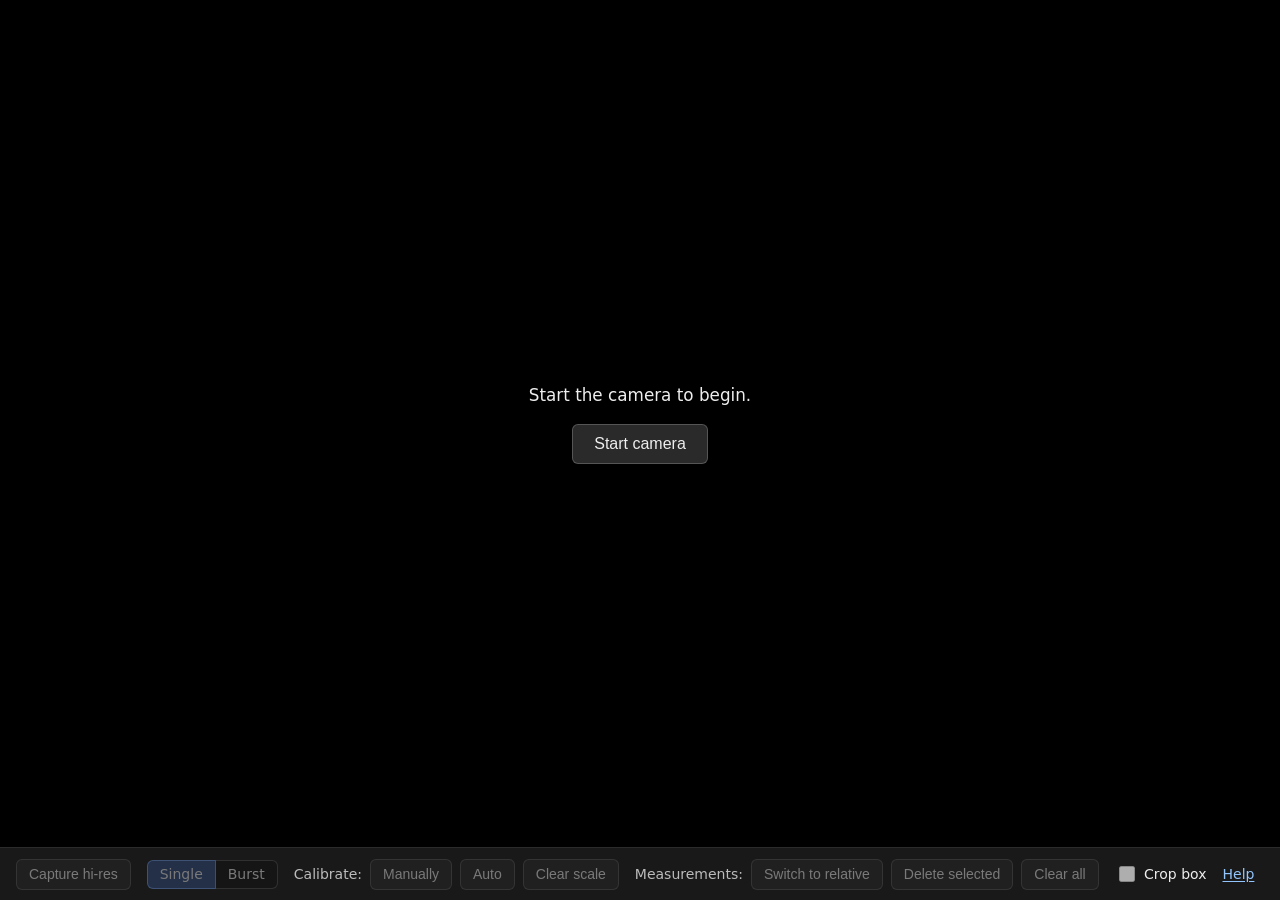
<file: index.html>
<!DOCTYPE html>
<html lang="en">
<head>
  <meta charset="UTF-8" />
  <meta name="viewport" content="width=device-width, initial-scale=1.0" />
  <title>Microscopiq</title>
  <link rel="stylesheet" href="css/style.css" />
</head>
<body>
  <div id="app">
    <div id="preview-area">
      <video id="preview" autoplay muted playsinline></video>
      <img id="auto-cal-still" class="hidden" alt="" />
      <canvas id="overlay" aria-label="Calibration and measurement overlay"></canvas>
      <div id="scale-bar-label" class="scale-bar-label hidden" aria-hidden="true">
        ~1 mm <span class="scale-bar-mode"></span>
      </div>
      <div id="camera-idle-layer" class="camera-idle-layer" role="region" aria-label="Camera">
        <div class="camera-idle-inner">
          <p id="camera-idle-headline" class="camera-idle-headline">Start the camera to begin.</p>
          <p id="camera-idle-detail" class="camera-idle-detail hidden"></p>
          <button type="button" id="btn-start-camera-center" class="camera-start-btn">
            Start camera
          </button>
        </div>
      </div>
      <div id="error-overlay" class="hidden" role="alert"></div>
      <div id="capture-flash" aria-hidden="true"></div>
    </div>

    <div id="control-bar">

      <div class="control-group">
        <div id="normal-capture-buttons" class="capture-button-row">
          <button type="button" id="btn-capture-measurements" class="hidden">Capture measurements</button>
          <button type="button" id="btn-capture-hi-res">Capture hi-res</button>
        </div>
        <button type="button" id="btn-cancel-burst" class="btn-cancel-burst hidden">
          Cancel burst
        </button>
      </div>

      <div class="control-group mode-row" role="group" aria-label="Capture mode">
        <label class="segmented">
          <input type="radio" name="capture-mode" value="normal" checked />
          <span>Single</span>
        </label>
        <label class="segmented">
          <input type="radio" name="capture-mode" value="burst" />
          <span>Burst</span>
        </label>
      </div>
      <div class="control-group burst-controls hidden" id="burst-controls">
        <label>Frames <input type="number" id="burst-count" min="1" max="30" value="5" /></label>
        <label>Interval (s) <input type="number" id="burst-interval" min="1" max="3" step="0.1" value="1" /></label>
      </div>
      <div class="control-group" role="group" aria-label="Calibration">
        <span class="label">Calibrate:</span>
        <button type="button" id="btn-calibrate-manual">Manually</button>
        <button type="button" id="btn-calibrate-auto">Auto</button>
        <button type="button" id="btn-clear-calibration" disabled>Clear scale</button>
        <button type="button" id="btn-calibration-done" class="hidden">Calibration done</button>
        <button type="button" id="btn-calibration-cancel" class="hidden">Cancel calibration</button>
        <button type="button" id="btn-auto-cal-approve" class="hidden">Approve</button>
        <button type="button" id="btn-auto-cal-cancel" class="hidden">Cancel</button>
      </div>
      <div class="control-group">
        <span class="label">Measurements:</span>
        <button type="button" id="btn-toggle-measurement-mode" disabled>Switch to relative</button>
        <button type="button" id="btn-delete-measurement" disabled>Delete selected</button>
        <button type="button" id="btn-clear-measurements" disabled>Clear all</button>
      </div>
      <div class="control-group">
        <label class="toggle-label">
          <input type="checkbox" id="toggle-object-detect" />
          Crop box
        </label>
      </div>
      <div class="control-group">
        <a class="help-link" href="help.html" target="_blank" rel="noopener noreferrer">Help</a>
      </div>
    </div>

    <!-- Hidden buttons for keyboard shortcuts (screen reader / focus) -->
    <div class="sr-only">
      <button type="button" id="kbd-capture-hi-res">Capture hi-res shortcut</button>
      <button type="button" id="kbd-capture-measurements">Capture measurements shortcut</button>
      <button type="button" id="kbd-cancel-burst">Cancel burst shortcut</button>
    </div>
  </div>

  <dialog id="calibration-dialog">
    <form id="calibration-form">
      <h2>Manual calibration</h2>
      <p>Enter the known distance (in millimeters) that you will align the line to.</p>
      <label>
        Distance (mm)
        <input
          type="number"
          id="calibration-mm"
          name="calibrationMm"
          min="1"
          max="100"
          step="1"
          inputmode="numeric"
          placeholder=""
          required
          autocomplete="off"
        />
      </label>
      <div class="dialog-actions">
        <button type="submit" value="start" id="calibration-start-btn">Start calibration</button>
        <button type="button" value="cancel" id="calibration-dialog-cancel">Cancel</button>
      </div>
    </form>
  </dialog>

  <dialog id="auto-cal-fail-dialog">
    <form method="dialog">
      <h2>Auto calibration</h2>
      <p>Auto-calibration scale not found, please try again</p>
      <div class="dialog-actions">
        <button type="submit" value="ok">OK</button>
      </div>
    </form>
  </dialog>

  <script type="module" src="js/app.js?v=13"></script>
</body>
</html>
</file>
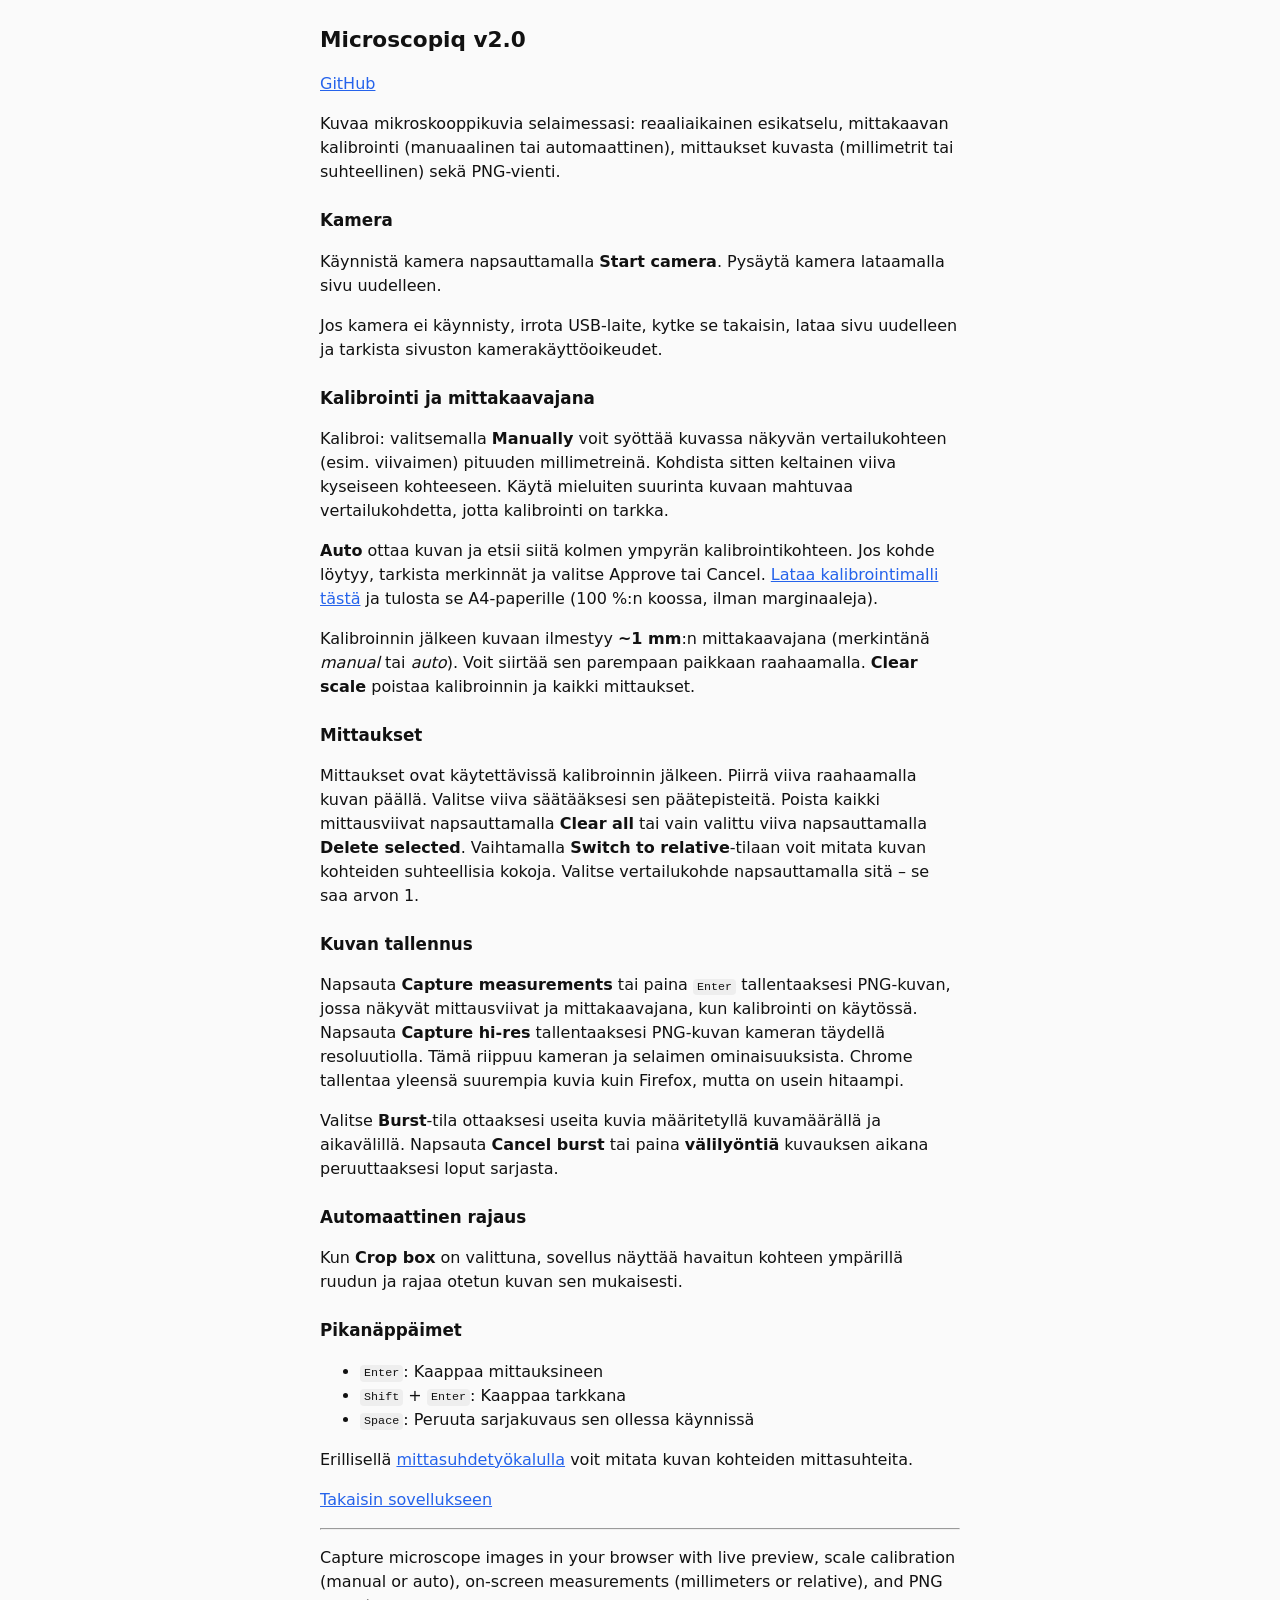
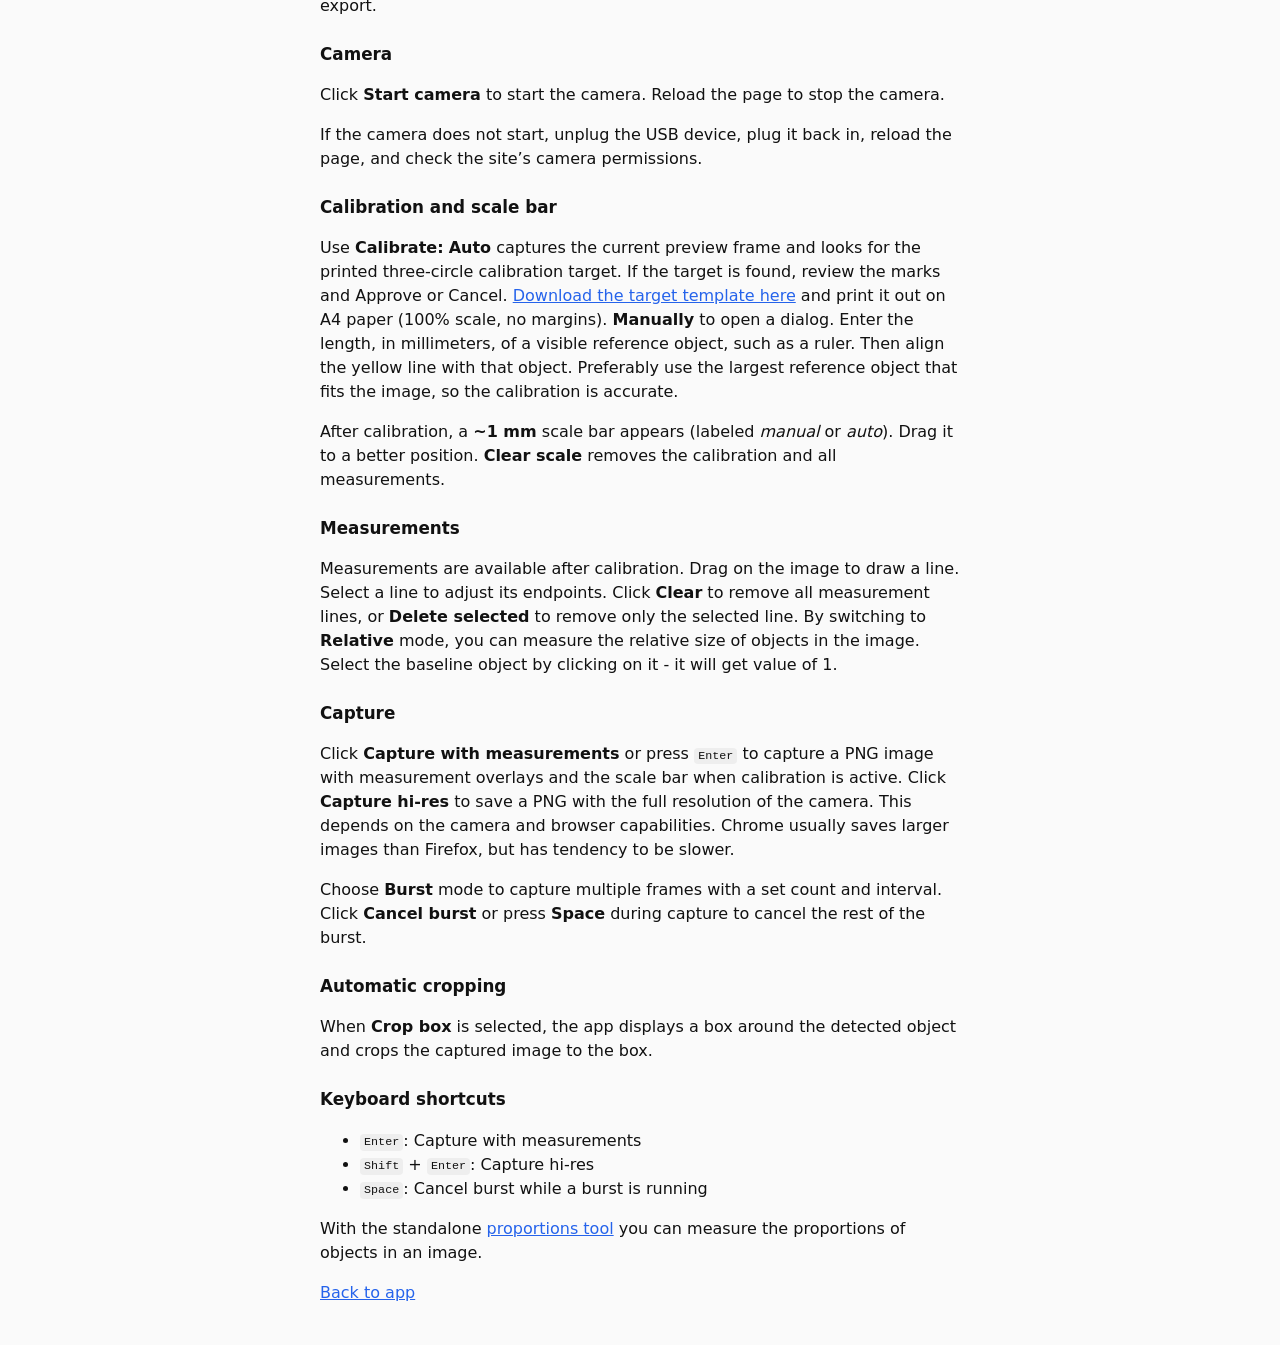
<file: help.html>
<!DOCTYPE html>
<html lang="en">
<head>
  <meta charset="UTF-8" />
  <meta name="viewport" content="width=device-width, initial-scale=1.0" />
  <title>Microscopiq — Help</title>
  <style>
    body {
      margin: 0 auto;
      max-width: 40rem;
      padding: 1.5rem;
      font-family: system-ui, -apple-system, Segoe UI, Roboto, sans-serif;
      line-height: 1.5;
      color: #111;
      background: #fafafa;
    }
    h1 { font-size: 1.35rem; margin-top: 0; }
    h2 { font-size: 1.05rem; margin-top: 1.5rem; }
    code { font-size: 0.9em; background: #eee; padding: 0.1em 0.35em; border-radius: 4px; }
    a { color: #2563eb; }
  </style>
</head>
<body>
  <h1>Microscopiq v2.0</h1>

  <p><a href="https://github.com/mikkohei13/microscopiq-web">GitHub</a></p>

  <p>Kuvaa mikroskooppikuvia selaimessasi: reaaliaikainen esikatselu, mittakaavan kalibrointi (manuaalinen tai automaattinen), mittaukset kuvasta (millimetrit tai suhteellinen) sekä PNG-vienti.</p>

  <h2>Kamera</h2>
  <p>Käynnistä kamera napsauttamalla <strong>Start camera</strong>. Pysäytä kamera lataamalla sivu uudelleen.</p>
  <p>Jos kamera ei käynnisty, irrota USB-laite, kytke se takaisin, lataa sivu uudelleen ja tarkista sivuston kamerakäyttöoikeudet.</p>
  
  <h2>Kalibrointi ja mittakaavajana</h2>
  <p>Kalibroi:</strong> valitsemalla <strong>Manually</strong> voit syöttää kuvassa näkyvän vertailukohteen (esim. viivaimen) pituuden millimetreinä. Kohdista sitten keltainen viiva kyseiseen kohteeseen. Käytä mieluiten suurinta kuvaan mahtuvaa vertailukohdetta, jotta kalibrointi on tarkka.</p>
  <p><strong>Auto</strong> ottaa kuvan ja etsii siitä kolmen ympyrän kalibrointikohteen. Jos kohde löytyy, tarkista merkinnät ja valitse Approve tai Cancel. <a href="./microscopiq_scale.svg">Lataa kalibrointimalli tästä</a> ja tulosta se A4-paperille (100 %:n koossa, ilman marginaaleja).</p>
  <p>Kalibroinnin jälkeen kuvaan ilmestyy <strong>~1 mm</strong>:n mittakaavajana (merkintänä <em>manual</em> tai <em>auto</em>). Voit siirtää sen parempaan paikkaan raahaamalla. <strong>Clear scale</strong> poistaa kalibroinnin ja kaikki mittaukset.</p>
  
  <h2>Mittaukset</h2>
  <p>Mittaukset ovat käytettävissä kalibroinnin jälkeen. Piirrä viiva raahaamalla kuvan päällä. Valitse viiva säätääksesi sen päätepisteitä. Poista kaikki mittausviivat napsauttamalla <strong>Clear all</strong> tai vain valittu viiva napsauttamalla <strong>Delete selected</strong>. Vaihtamalla <strong>Switch to relative</strong>-tilaan voit mitata kuvan kohteiden suhteellisia kokoja. Valitse vertailukohde napsauttamalla sitä – se saa arvon 1.</p>
  
  <h2>Kuvan tallennus</h2>
  <p>Napsauta <strong>Capture measurements</strong> tai paina <code>Enter</code> tallentaaksesi PNG-kuvan, jossa näkyvät mittausviivat ja mittakaavajana, kun kalibrointi on käytössä. Napsauta <strong>Capture hi-res</strong> tallentaaksesi PNG-kuvan kameran täydellä resoluutiolla. Tämä riippuu kameran ja selaimen ominaisuuksista. Chrome tallentaa yleensä suurempia kuvia kuin Firefox, mutta on usein hitaampi.</p>
  <p>Valitse <strong>Burst</strong>-tila ottaaksesi useita kuvia määritetyllä kuvamäärällä ja aikavälillä. Napsauta <strong>Cancel burst</strong> tai paina <strong>välilyöntiä</strong> kuvauksen aikana peruuttaaksesi loput sarjasta.</p>

  <h2>Automaattinen rajaus</h2>
  <p>Kun <strong>Crop box</strong> on valittuna, sovellus näyttää havaitun kohteen ympärillä ruudun ja rajaa otetun kuvan sen mukaisesti.</p>
  
  <h2>Pikanäppäimet</h2>
  <ul>
  <li><code>Enter</code>: Kaappaa mittauksineen</li>
  <li><code>Shift</code> + <code>Enter</code>: Kaappaa tarkkana</li>
  <li><code>Space</code>: Peruuta sarjakuvaus sen ollessa käynnissä</li>
  </ul>
  
  <p>Erillisellä <a href="proportions.html">mittasuhdetyökalulla</a> voit mitata kuvan kohteiden mittasuhteita.</p>
  
  <p><a href="index.html">Takaisin sovellukseen</a></p>

  <hr>

  <p>Capture microscope images in your browser with live preview, scale calibration (manual or auto), on-screen measurements (millimeters or relative), and PNG export.</p>

  <h2>Camera</h2>
  <p>Click <strong>Start camera</strong> to start the camera. Reload the page to stop the camera.</p>
  <p>If the camera does not start, unplug the USB device, plug it back in, reload the page, and check the site’s camera permissions.</p>

  <h2>Calibration and scale bar</h2>
  <p>Use <strong>Calibrate:</strong> <strong>Auto</strong> captures the current preview frame and looks for the printed three-circle calibration target. If the target is found, review the marks and Approve or Cancel. <a href="./microscopiq_scale.svg">Download the target template here</a> and print it out on A4 paper (100% scale, no margins). <strong>Manually</strong> to open a dialog. Enter the length, in millimeters, of a visible reference object, such as a ruler. Then align the yellow line with that object. Preferably use the largest reference object that fits the image, so the calibration is accurate.</p>
  <p>After calibration, a <strong>~1 mm</strong> scale bar appears (labeled <em>manual</em> or <em>auto</em>). Drag it to a better position. <strong>Clear scale</strong> removes the calibration and all measurements.</p>

  <h2>Measurements</h2>
  <p>Measurements are available after calibration. Drag on the image to draw a line. Select a line to adjust its endpoints. Click <strong>Clear</strong> to remove all measurement lines, or <strong>Delete selected</strong> to remove only the selected line. By switching to <strong>Relative</strong> mode, you can measure the relative size of objects in the image. Select the baseline object by clicking on it - it will get value of 1.</p>

  <h2>Capture</h2>
  <p>Click <strong>Capture with measurements</strong> or press <code>Enter</code> to capture a PNG image with measurement overlays and the scale bar when calibration is active. Click <strong>Capture hi-res</strong> to save a PNG with the full resolution of the camera. This depends on the camera and browser capabilities. Chrome usually saves larger images than Firefox, but has tendency to be slower.</p>
  <p>Choose <strong>Burst</strong> mode to capture multiple frames with a set count and interval. Click <strong>Cancel burst</strong> or press <strong>Space</strong> during capture to cancel the rest of the burst.</p>

  <h2>Automatic cropping</h2>
  <p>When <strong>Crop box</strong> is selected, the app displays a box around the detected object and crops the captured image to the box.</p>
  

  <h2>Keyboard shortcuts</h2>
  <ul>
    <li><code>Enter</code>: Capture with measurements</li>
    <li><code>Shift</code> + <code>Enter</code>: Capture hi-res</li>
    <li><code>Space</code>: Cancel burst while a burst is running</li>
  </ul>

  <p>With the standalone <a href="proportions.html">proportions tool</a> you can measure the proportions of objects in an image.</p>

  <p><a href="index.html">Back to app</a></p>
</body>
</html>
</file>
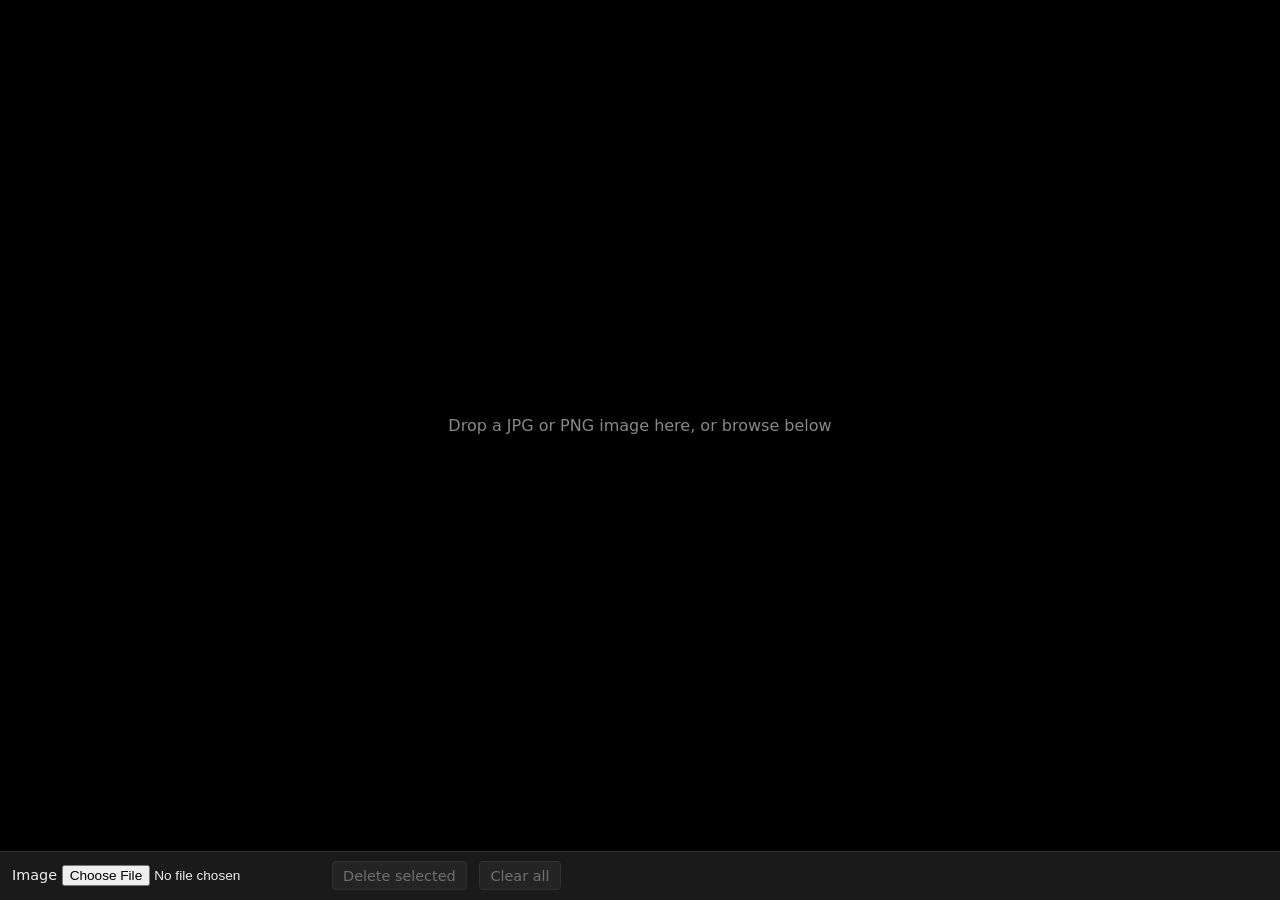
<file: proportions.html>
<!DOCTYPE html>
<html lang="en">
<head>
  <meta charset="UTF-8" />
  <meta name="viewport" content="width=device-width, initial-scale=1.0" />
  <title>Relative measurements</title>
  <style>
    *, *::before, *::after { box-sizing: border-box; }
    html, body {
      margin: 0;
      height: 100%;
      background: #000;
      color: #eee;
      font-family: system-ui, -apple-system, sans-serif;
    }
    #app {
      display: flex;
      flex-direction: column;
      height: 100%;
    }
    #preview-area {
      position: relative;
      flex: 1;
      min-height: 0;
      background: #000;
      overflow: hidden;
    }
    #image {
      position: absolute;
      inset: 0;
      width: 100%;
      height: 100%;
      object-fit: contain;
      display: none;
    }
    #overlay {
      position: absolute;
      inset: 0;
      width: 100%;
      height: 100%;
      touch-action: none;
    }
    #overlay.active { cursor: crosshair; }
    #placeholder {
      position: absolute;
      inset: 0;
      display: flex;
      align-items: center;
      justify-content: center;
      color: #888;
      pointer-events: none;
    }
    #bar {
      display: flex;
      flex-wrap: wrap;
      gap: 0.75rem;
      align-items: center;
      padding: 0.6rem 0.75rem;
      background: #1a1a1a;
      border-top: 1px solid #333;
    }
    #bar button:disabled { opacity: 0.4; }
    #bar button, #bar label {
      font: inherit;
      font-size: 0.9rem;
    }
    #bar button {
      background: #333;
      color: #eee;
      border: 1px solid #555;
      border-radius: 4px;
      padding: 0.35rem 0.65rem;
      cursor: pointer;
    }
    #file-input { font-size: 0.85rem; }
    #preview-area.drag-over {
      outline: 2px dashed #666;
      outline-offset: -4px;
    }
  </style>
</head>
<body>
  <div id="app">
    <div id="preview-area">
      <p id="placeholder">Drop a JPG or PNG image here, or browse below</p>
      <img id="image" alt="" />
      <canvas id="overlay" aria-label="Measurement overlay"></canvas>
    </div>
    <div id="bar">
      <label>
        Image
        <input id="file-input" type="file" accept="image/jpeg,image/png,.jpg,.jpeg,.png" />
      </label>
      <button type="button" id="btn-delete" disabled>Delete selected</button>
      <button type="button" id="btn-clear" disabled>Clear all</button>
    </div>
  </div>

  <script>
    const app = document.getElementById('app');
    const container = document.getElementById('preview-area');
    const image = document.getElementById('image');
    const overlay = document.getElementById('overlay');
    const placeholder = document.getElementById('placeholder');
    const fileInput = document.getElementById('file-input');
    const btnDelete = document.getElementById('btn-delete');
    const btnClear = document.getElementById('btn-clear');

    let imageReady = false;
    /** @type {{ nx1: number, ny1: number, nx2: number, ny2: number }[]} */
    let lines = [];
    let draft = null;
    let selectedIndex = -1;
    let refIndex = -1;
    let editDrag = null;

    function setRef(index) {
      if (index >= 0 && index < lines.length) {
        refIndex = index;
      }
    }

    function clamp01(v) {
      return Math.min(1, Math.max(0, v));
    }

    function getContentRect() {
      const cw = container.clientWidth;
      const ch = container.clientHeight;
      const iw = image.naturalWidth;
      const ih = image.naturalHeight;
      if (!iw || !ih) {
        return { left: 0, top: 0, width: cw, height: ch, imageWidth: 0, imageHeight: 0 };
      }
      const scale = Math.min(cw / iw, ch / ih);
      const width = iw * scale;
      const height = ih * scale;
      return {
        left: (cw - width) / 2,
        top: (ch - height) / 2,
        width,
        height,
        imageWidth: iw,
        imageHeight: ih,
      };
    }

    function clientToNormalized(clientX, clientY) {
      const rect = container.getBoundingClientRect();
      const cr = getContentRect();
      const x = clientX - rect.left - cr.left;
      const y = clientY - rect.top - cr.top;
      const nx = cr.width > 0 ? x / cr.width : 0;
      const ny = cr.height > 0 ? y / cr.height : 0;
      const inside = nx >= 0 && nx <= 1 && ny >= 0 && ny <= 1;
      return { nx: clamp01(nx), ny: clamp01(ny), inside };
    }

    function normalizedToClient(nx, ny) {
      const cr = getContentRect();
      return { x: cr.left + nx * cr.width, y: cr.top + ny * cr.height };
    }

    const MIN_SEGMENT_PX = 2;

    /** Pixel length of a normalized segment. */
    function segmentPx(seg) {
      const cr = getContentRect();
      if (!cr.imageWidth || !cr.imageHeight) return 0;
      const dx = (seg.nx2 - seg.nx1) * cr.imageWidth;
      const dy = (seg.ny2 - seg.ny1) * cr.imageHeight;
      return Math.hypot(dx, dy);
    }

    function segmentRatio(seg, refSeg) {
      const refPx = segmentPx(refSeg);
      if (refPx <= 1e-9) return 0;
      return segmentPx(seg) / refPx;
    }

    function segmentLabel(seg, lineIndex, refIdx, refSeg) {
      if (lineIndex === refIdx) return '1';
      return segmentRatio(seg, refSeg).toFixed(2);
    }

    function pxDist(a, b) {
      return Math.hypot(a.x - b.x, a.y - b.y);
    }

    function pointToSegmentDistancePx(p, a, b) {
      const abx = b.x - a.x;
      const aby = b.y - a.y;
      const apx = p.x - a.x;
      const apy = p.y - a.y;
      const ab2 = abx * abx + aby * aby;
      if (ab2 <= 1e-6) return Math.hypot(apx, apy);
      const t = Math.min(1, Math.max(0, (apx * abx + apy * aby) / ab2));
      return Math.hypot(p.x - (a.x + abx * t), p.y - (a.y + aby * t));
    }

    function findNearestHit(nx, ny) {
      if (lines.length === 0) return null;
      const p = normalizedToClient(nx, ny);
      const endpointHitRadiusPx = 14;
      const lineHitRadiusPx = 10;
      let bestEndpoint = null;
      let bestEndpointDist = Infinity;
      let bestLine = null;
      let bestLineDist = Infinity;

      for (let i = 0; i < lines.length; i += 1) {
        const seg = lines[i];
        const p1 = normalizedToClient(seg.nx1, seg.ny1);
        const p2 = normalizedToClient(seg.nx2, seg.ny2);
        const d1 = pxDist(p, p1);
        const d2 = pxDist(p, p2);
        if (d1 < bestEndpointDist) {
          bestEndpointDist = d1;
          bestEndpoint = { type: 'endpoint', lineIndex: i, endpoint: 1 };
        }
        if (d2 < bestEndpointDist) {
          bestEndpointDist = d2;
          bestEndpoint = { type: 'endpoint', lineIndex: i, endpoint: 2 };
        }
        const dLine = pointToSegmentDistancePx(p, p1, p2);
        if (dLine < bestLineDist) {
          bestLineDist = dLine;
          bestLine = { type: 'line', lineIndex: i };
        }
      }

      if (bestEndpoint && bestEndpointDist <= endpointHitRadiusPx) return bestEndpoint;
      if (bestLine && bestLineDist <= lineHitRadiusPx) return bestLine;
      return null;
    }

    function syncCanvasSize() {
      const w = container.clientWidth;
      const h = container.clientHeight;
      const dpr = window.devicePixelRatio || 1;
      overlay.width = Math.round(w * dpr);
      overlay.height = Math.round(h * dpr);
      overlay.style.width = `${w}px`;
      overlay.style.height = `${h}px`;
      const ctx = overlay.getContext('2d');
      if (ctx) ctx.setTransform(dpr, 0, 0, dpr, 0, 0);
      return ctx;
    }

    function getRefIndex() {
      if (refIndex >= 0 && refIndex < lines.length) return refIndex;
      return -1;
    }

    function drawSegmentStroke(ctx, seg, isDraft, isSelected, isRelativeRef) {
      const p1 = normalizedToClient(seg.nx1, seg.ny1);
      const p2 = normalizedToClient(seg.nx2, seg.ny2);
      ctx.save();
      ctx.strokeStyle = isDraft
        ? 'rgba(80, 220, 120, 0.7)'
        : isRelativeRef
          ? '#f97316'
          : isSelected ? '#86efac' : '#4ade80';
      ctx.lineWidth = isSelected || isRelativeRef ? 3 : 2;
      ctx.beginPath();
      ctx.moveTo(p1.x, p1.y);
      ctx.lineTo(p2.x, p2.y);
      ctx.stroke();

      if (isSelected && !isDraft) {
        ctx.fillStyle = isRelativeRef ? '#ffedd5' : '#bbf7d0';
        ctx.strokeStyle = 'rgba(0,0,0,0.6)';
        ctx.lineWidth = 1.5;
        for (const p of [p1, p2]) {
          ctx.beginPath();
          ctx.arc(p.x, p.y, 6, 0, Math.PI * 2);
          ctx.fill();
          ctx.stroke();
        }
      }
      ctx.restore();
    }

    function drawLabel(ctx, seg, lineIndex, refIdx, refSeg) {
      const p1 = normalizedToClient(seg.nx1, seg.ny1);
      const p2 = normalizedToClient(seg.nx2, seg.ny2);
      const text = segmentLabel(seg, lineIndex, refIdx, refSeg);
      const isRefLabel =
        refIdx >= 0 && segmentPx(refSeg) > 1e-9 && lineIndex >= 0 && lineIndex === refIdx;
      const font = '13px system-ui, sans-serif';
      const pad = 4;
      const boxH = 18;
      ctx.font = font;
      const tw = ctx.measureText(text).width;
      const boxW = tw + 2 * pad;
      const midX = (p1.x + p2.x) / 2;
      const midY = (p1.y + p2.y) / 2;
      const vx = p2.x - p1.x;
      const vy = p2.y - p1.y;
      const len = Math.hypot(vx, vy) || 1;
      let nx = -vy / len;
      let ny = vx / len;
      if (ny > 0) { nx = vy / len; ny = -vx / len; }
      const cx = midX + nx * 14;
      const cy = midY + ny * 14;

      ctx.save();
      ctx.textAlign = 'center';
      ctx.textBaseline = 'middle';
      ctx.fillStyle = isRefLabel ? 'rgba(124, 45, 18, 0.88)' : 'rgba(0,0,0,0.65)';
      ctx.fillRect(cx - boxW / 2, cy - boxH / 2, boxW, boxH);
      ctx.fillStyle = isRefLabel ? '#ffedd5' : '#b6f7c4';
      ctx.fillText(text, cx, cy);
      ctx.restore();
    }

    function redraw() {
      const ctx = syncCanvasSize();
      if (!ctx) return;
      ctx.clearRect(0, 0, container.clientWidth, container.clientHeight);
      if (!imageReady) return;

      const refIdx = getRefIndex();
      const refSeg = refIdx >= 0 ? lines[refIdx] : null;

      for (let i = 0; i < lines.length; i += 1) {
        drawSegmentStroke(
          ctx,
          lines[i],
          false,
          i === selectedIndex,
          refIdx >= 0 && i === refIdx
        );
      }
      if (draft) drawSegmentStroke(ctx, draft, true, false, false);

      if (refSeg && segmentPx(refSeg) > 1e-9) {
        for (let i = 0; i < lines.length; i += 1) {
          drawLabel(ctx, lines[i], i, refIdx, refSeg);
        }
        if (draft) drawLabel(ctx, draft, -1, refIdx, refSeg);
      }

      updateButtons();
    }

    function updateButtons() {
      const active = imageReady;
      btnDelete.disabled = !active || selectedIndex < 0;
      btnClear.disabled = !active || lines.length === 0;
    }

    function clearMeasurements() {
      lines = [];
      draft = null;
      selectedIndex = -1;
      refIndex = -1;
      editDrag = null;
      redraw();
    }

    function isAcceptedImage(file) {
      const type = (file.type || '').toLowerCase();
      if (type === 'image/jpeg' || type === 'image/png') return true;
      return /\.(jpe?g|png)$/i.test(file.name || '');
    }

    function resetImageUi() {
      imageReady = false;
      image.style.display = 'none';
      image.removeAttribute('src');
      placeholder.style.display = 'flex';
      overlay.classList.remove('active');
      clearMeasurements();
    }

    function loadImageFile(file) {
      if (!file || !isAcceptedImage(file)) {
        alert('Please use a JPG or PNG image.');
        return;
      }
      const url = URL.createObjectURL(file);
      image.onload = () => {
        URL.revokeObjectURL(url);
        imageReady = true;
        image.style.display = 'block';
        placeholder.style.display = 'none';
        overlay.classList.add('active');
        fileInput.value = '';
        clearMeasurements();
        redraw();
      };
      image.onerror = () => {
        URL.revokeObjectURL(url);
        alert('Could not load image.');
        resetImageUi();
      };
      image.src = url;
    }

    function hasImageDrag(dt) {
      if (!dt || !dt.types) return false;
      return Array.from(dt.types).includes('Files');
    }

    app.addEventListener('dragenter', (e) => {
      if (!hasImageDrag(e.dataTransfer)) return;
      e.preventDefault();
      container.classList.add('drag-over');
    });

    app.addEventListener('dragover', (e) => {
      if (!hasImageDrag(e.dataTransfer)) return;
      e.preventDefault();
      e.dataTransfer.dropEffect = 'copy';
    });

    app.addEventListener('dragleave', (e) => {
      const related = e.relatedTarget;
      if (related && app.contains(related)) return;
      container.classList.remove('drag-over');
    });

    app.addEventListener('drop', (e) => {
      e.preventDefault();
      container.classList.remove('drag-over');
      const file = e.dataTransfer.files && e.dataTransfer.files[0];
      if (file) loadImageFile(file);
    });

    fileInput.addEventListener('change', () => {
      const file = fileInput.files && fileInput.files[0];
      if (file) loadImageFile(file);
    });

    overlay.addEventListener('pointerdown', (e) => {
      if (!imageReady) return;
      const { nx, ny, inside } = clientToNormalized(e.clientX, e.clientY);
      if (!inside) return;
      const hit = findNearestHit(nx, ny);
      if (hit && hit.type === 'endpoint') {
        selectedIndex = hit.lineIndex;
        setRef(hit.lineIndex);
        editDrag = hit;
        draft = null;
      } else if (hit && hit.type === 'line') {
        selectedIndex = hit.lineIndex;
        setRef(hit.lineIndex);
        editDrag = null;
        draft = null;
      } else {
        selectedIndex = -1;
        editDrag = null;
        draft = { nx1: nx, ny1: ny, nx2: nx, ny2: ny };
      }
      try { e.target.setPointerCapture(e.pointerId); } catch { /* ignore */ }
      e.preventDefault();
      redraw();
    });

    overlay.addEventListener('pointermove', (e) => {
      if (!imageReady) return;
      const { nx, ny } = clientToNormalized(e.clientX, e.clientY);
      if (draft) {
        draft.nx2 = clamp01(nx);
        draft.ny2 = clamp01(ny);
      } else if (editDrag) {
        const seg = lines[editDrag.lineIndex];
        if (!seg) return;
        if (editDrag.endpoint === 1) {
          seg.nx1 = clamp01(nx);
          seg.ny1 = clamp01(ny);
        } else {
          seg.nx2 = clamp01(nx);
          seg.ny2 = clamp01(ny);
        }
      } else {
        return;
      }
      e.preventDefault();
      redraw();
    });

    function endPointerInteraction(e) {
      if (!imageReady) return;
      if (draft) {
        if (segmentPx(draft) > MIN_SEGMENT_PX) {
          lines.push({ ...draft });
          selectedIndex = lines.length - 1;
          setRef(selectedIndex);
        }
      }
      draft = null;
      editDrag = null;
      e.preventDefault();
      redraw();
    }

    overlay.addEventListener('pointerup', (e) => {
      endPointerInteraction(e);
      try { e.target.releasePointerCapture(e.pointerId); } catch { /* ignore */ }
    });

    overlay.addEventListener('pointercancel', endPointerInteraction);
    overlay.addEventListener('lostpointercapture', endPointerInteraction);

    btnDelete.addEventListener('click', () => {
      if (selectedIndex < 0 || selectedIndex >= lines.length) return;
      const removed = selectedIndex;
      lines.splice(removed, 1);
      if (refIndex === removed) {
        refIndex = lines.length > 0 ? 0 : -1;
      } else if (refIndex > removed) {
        refIndex -= 1;
      }
      selectedIndex = -1;
      editDrag = null;
      redraw();
    });

    btnClear.addEventListener('click', clearMeasurements);

    new ResizeObserver(redraw).observe(container);
    redraw();
  </script>
</body>
</html>
</file>
<file: css/style.css>
*,
*::before,
*::after {
  box-sizing: border-box;
}

html,
body {
  margin: 0;
  height: 100%;
  background: #000;
  color: #eee;
  font-family: system-ui, -apple-system, Segoe UI, Roboto, sans-serif;
}

#app {
  display: flex;
  flex-direction: column;
  height: 100%;
  min-height: 0;
}

#preview-area {
  position: relative;
  flex: 1;
  min-height: 0;
  background: #000;
  overflow: hidden;
}

#preview,
#auto-cal-still {
  position: absolute;
  inset: 0;
  width: 100%;
  height: 100%;
  object-fit: contain;
  background: #000;
}

.scale-bar-label {
  position: absolute;
  z-index: 3;
  margin: 0;
  padding: 0;
  color: #fff;
  font: 12px system-ui, -apple-system, Segoe UI, Roboto, sans-serif;
  text-shadow: 0 0 2px #000, 0 1px 2px #000;
  pointer-events: none;
  white-space: nowrap;
  transform: translateY(-100%);
}

#overlay {
  position: absolute;
  inset: 0;
  width: 100%;
  height: 100%;
  pointer-events: auto;
  touch-action: none;
}

#overlay.measure-cursor {
  cursor: crosshair;
}

#overlay.scale-bar-cursor {
  cursor: grab;
}

#overlay.scale-bar-dragging {
  cursor: grabbing;
}

#overlay.calibration-cursor {
  cursor: grab;
}

#overlay.calibration-cursor:active {
  cursor: grabbing;
}

.camera-idle-layer {
  position: absolute;
  inset: 0;
  z-index: 6;
  display: flex;
  align-items: center;
  justify-content: center;
  padding: 1.25rem;
  background: rgba(0, 0, 0, 0.55);
  text-align: center;
  pointer-events: auto;
}

.camera-idle-inner {
  display: flex;
  max-width: 26rem;
  flex-direction: column;
  align-items: center;
  gap: 1rem;
}

.camera-idle-headline {
  margin: 0;
  font-size: 1.05rem;
  line-height: 1.45;
  color: #eee;
}

.camera-idle-detail {
  margin: 0;
  max-width: 100%;
  font-size: 0.8rem;
  line-height: 1.35;
  color: #aaa;
  word-break: break-word;
}

.camera-start-btn {
  padding: 0.65rem 1.35rem;
  font-size: 1rem;
}

#error-overlay {
  position: absolute;
  inset: 0;
  display: flex;
  align-items: center;
  justify-content: center;
  padding: 1.5rem;
  background: rgba(0, 0, 0, 0.75);
  color: #f88;
  text-align: center;
  font-size: 1rem;
  z-index: 5;
}

#error-overlay.hidden {
  display: none;
}

#capture-flash {
  position: absolute;
  inset: 0;
  background: rgba(0, 255, 80, 0.35);
  pointer-events: none;
  z-index: 4;
  opacity: 0;
  transition: opacity 0.08s ease-out;
}

#capture-flash.visible {
  opacity: 1;
}

#control-bar {
  flex-shrink: 0;
  display: flex;
  flex-wrap: wrap;
  align-items: center;
  gap: 0.75rem 1rem;
  padding: 0.65rem 1rem;
  font-size: 0.875rem;
  background: rgba(30, 30, 30, 0.85);
  backdrop-filter: blur(12px);
  -webkit-backdrop-filter: blur(12px);
  border-top: 1px solid rgba(255, 255, 255, 0.08);
}

.control-group {
  display: flex;
  flex-wrap: wrap;
  align-items: center;
  gap: 0.5rem;
}

.capture-button-row {
  display: flex;
  flex-wrap: wrap;
  align-items: center;
  gap: 0.5rem;
}

.btn-cancel-burst {
  color: #f87171;
}

.mode-row {
  gap: 0;
}

.mode-row.is-disabled {
  opacity: 0.45;
  pointer-events: none;
}

.segmented {
  display: inline-flex;
  align-items: center;
  cursor: pointer;
  user-select: none;
}

.segmented span {
  padding: 0.35rem 0.75rem;
  border: 1px solid rgba(255, 255, 255, 0.25);
  background: rgba(0, 0, 0, 0.3);
}

.segmented:first-child span {
  border-radius: 6px 0 0 6px;
}

.segmented:last-child span {
  border-radius: 0 6px 6px 0;
  margin-left: -1px;
}

.segmented input[type="radio"] {
  position: absolute;
  opacity: 0;
  pointer-events: none;
}

.segmented input[type="radio"]:checked + span,
.segmented input[type="radio"]:focus-visible + span {
  background: rgba(80, 140, 255, 0.45);
  border-color: rgba(120, 170, 255, 0.8);
}


.burst-controls label {
  display: inline-flex;
  align-items: center;
  gap: 0.35rem;
  font-size: 0.875rem;
}

.toggle-label {
  display: inline-flex;
  align-items: center;
  gap: 0.4rem;
  cursor: pointer;
  user-select: none;
}

.toggle-label input[type="checkbox"] {
  width: 1rem;
  height: 1rem;
  accent-color: #508cff;
}

input[type="number"] {
  width: 4.5rem;
  padding: 0.25rem 0.35rem;
  font-size: inherit;
  background: #111;
  border: 1px solid #444;
  color: #eee;
  border-radius: 4px;
}

button {
  padding: 0.4rem 0.75rem;
  border-radius: 6px;
  border: 1px solid rgba(255, 255, 255, 0.2);
  background: #2a2a2a;
  color: #eee;
  cursor: pointer;
  font-size: 0.875rem;
}

button:hover:not(:disabled) {
  background: #3a3a3a;
}

button:disabled {
  opacity: 0.45;
  cursor: not-allowed;
}

button.primary {
  background: #2563eb;
  border-color: #3b82f6;
}

.help-link {
  align-self: center;
  font-size: 0.875rem;
  color: #93c5fd;
  text-decoration: underline;
  text-underline-offset: 2px;
}

.help-link:hover {
  color: #bfdbfe;
}

.hidden {
  display: none !important;
}

.sr-only {
  position: absolute;
  width: 1px;
  height: 1px;
  padding: 0;
  margin: -1px;
  overflow: hidden;
  clip: rect(0, 0, 0, 0);
  white-space: nowrap;
  border: 0;
}

#calibration-dialog,
#auto-cal-fail-dialog {
  max-width: 22rem;
  padding: 1rem;
  border: 1px solid #444;
  border-radius: 10px;
  background: #222;
  color: #eee;
}

#calibration-dialog::backdrop,
#auto-cal-fail-dialog::backdrop {
  background: rgba(0, 0, 0, 0.65);
}

#calibration-dialog h2,
#auto-cal-fail-dialog h2 {
  margin: 0 0 0.75rem;
  font-size: 1.1rem;
}

#calibration-dialog p,
#auto-cal-fail-dialog p {
  margin: 0 0 1rem;
  font-size: 0.9rem;
  color: #bbb;
}

#calibration-dialog label {
  display: flex;
  flex-direction: column;
  gap: 0.35rem;
  font-size: 0.9rem;
}

#calibration-mm {
  width: 6rem;
}

.dialog-actions {
  display: flex;
  flex-wrap: wrap;
  gap: 0.5rem;
  margin-top: 1.25rem;
  justify-content: flex-end;
}

.label {
  font-size: 0.875rem;
  color: #bbb;
}
</file>
